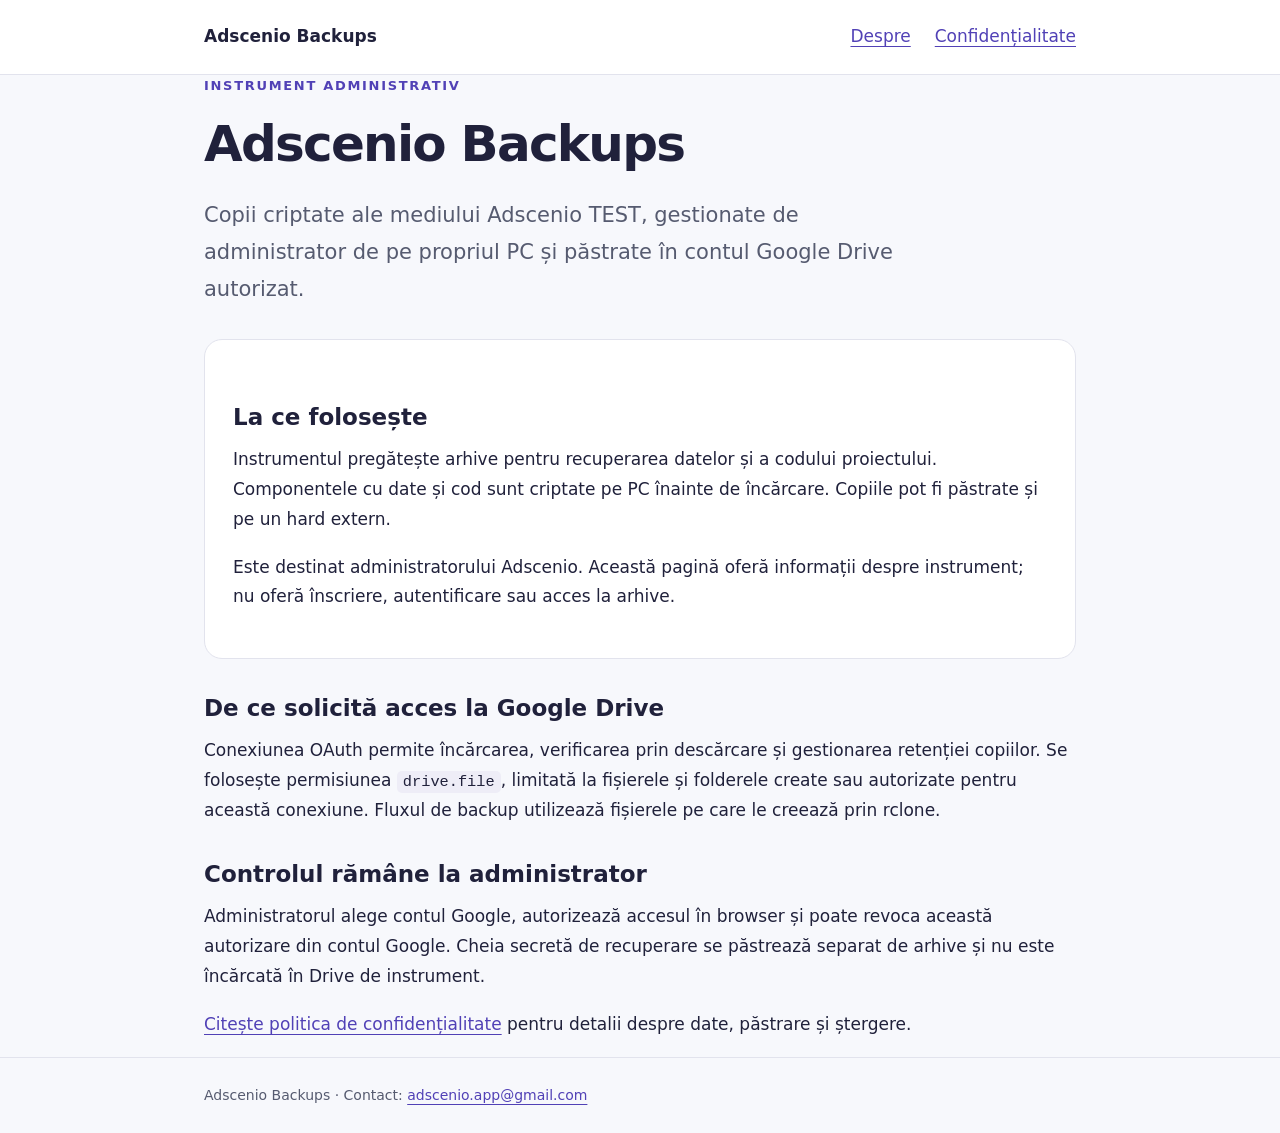
<file: index.html>
<!doctype html>
<html lang="ro"><head><meta charset="utf-8"><meta name="viewport" content="width=device-width,initial-scale=1"><meta name="description" content="Instrument administrativ pentru copii criptate ale mediului Adscenio TEST, păstrate local și în Google Drive."><title>Adscenio Backups — Despre instrument</title><link rel="stylesheet" href="styles.css"></head>
<body><a class="skip" href="#continut">Sari la conținut</a><header><div class="wrap"><nav aria-label="Navigare principală"><a class="brand" href="./">Adscenio Backups</a><div class="links"><a href="./">Despre</a><a href="privacy.html">Confidențialitate</a></div></nav></div></header>
<main id="continut" class="wrap"><p class="eyebrow">Instrument administrativ</p><h1>Adscenio Backups</h1><p class="lead">Copii criptate ale mediului Adscenio TEST, gestionate de administrator de pe propriul PC și păstrate în contul Google Drive autorizat.</p>
<div class="panel"><h2>La ce folosește</h2><p>Instrumentul pregătește arhive pentru recuperarea datelor și a codului proiectului. Componentele cu date și cod sunt criptate pe PC înainte de încărcare. Copiile pot fi păstrate și pe un hard extern.</p><p>Este destinat administratorului Adscenio. Această pagină oferă informații despre instrument; nu oferă înscriere, autentificare sau acces la arhive.</p></div>
<h2>De ce solicită acces la Google Drive</h2><p>Conexiunea OAuth permite încărcarea, verificarea prin descărcare și gestionarea retenției copiilor. Se folosește permisiunea <code>drive.file</code>, limitată la fișierele și folderele create sau autorizate pentru această conexiune. Fluxul de backup utilizează fișierele pe care le creează prin rclone.</p>
<h2>Controlul rămâne la administrator</h2><p>Administratorul alege contul Google, autorizează accesul în browser și poate revoca această autorizare din contul Google. Cheia secretă de recuperare se păstrează separat de arhive și nu este încărcată în Drive de instrument.</p><p><a href="privacy.html">Citește politica de confidențialitate</a> pentru detalii despre date, păstrare și ștergere.</p></main>
<footer><div class="wrap small">Adscenio Backups · Contact: <a href="mailto:adscenio.app@gmail.com">adscenio.app@gmail.com</a></div></footer></body></html>
</file>
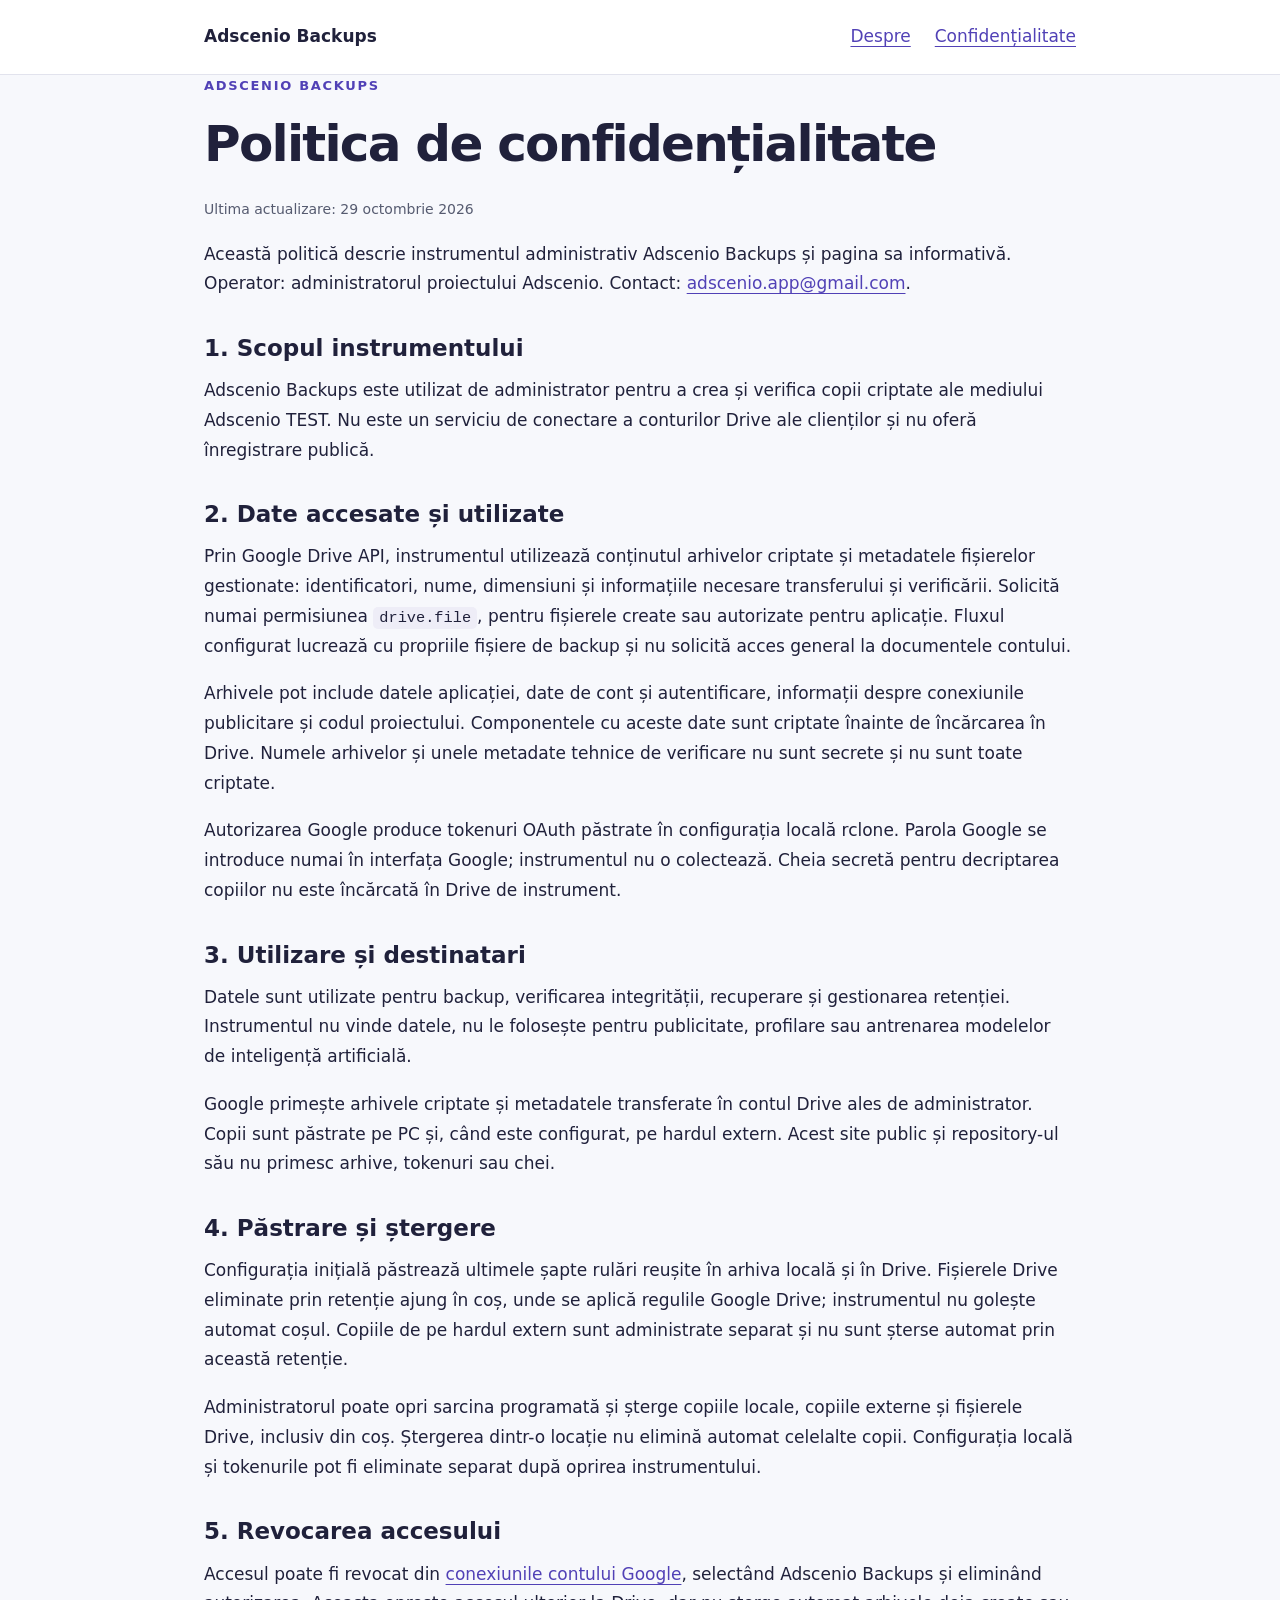
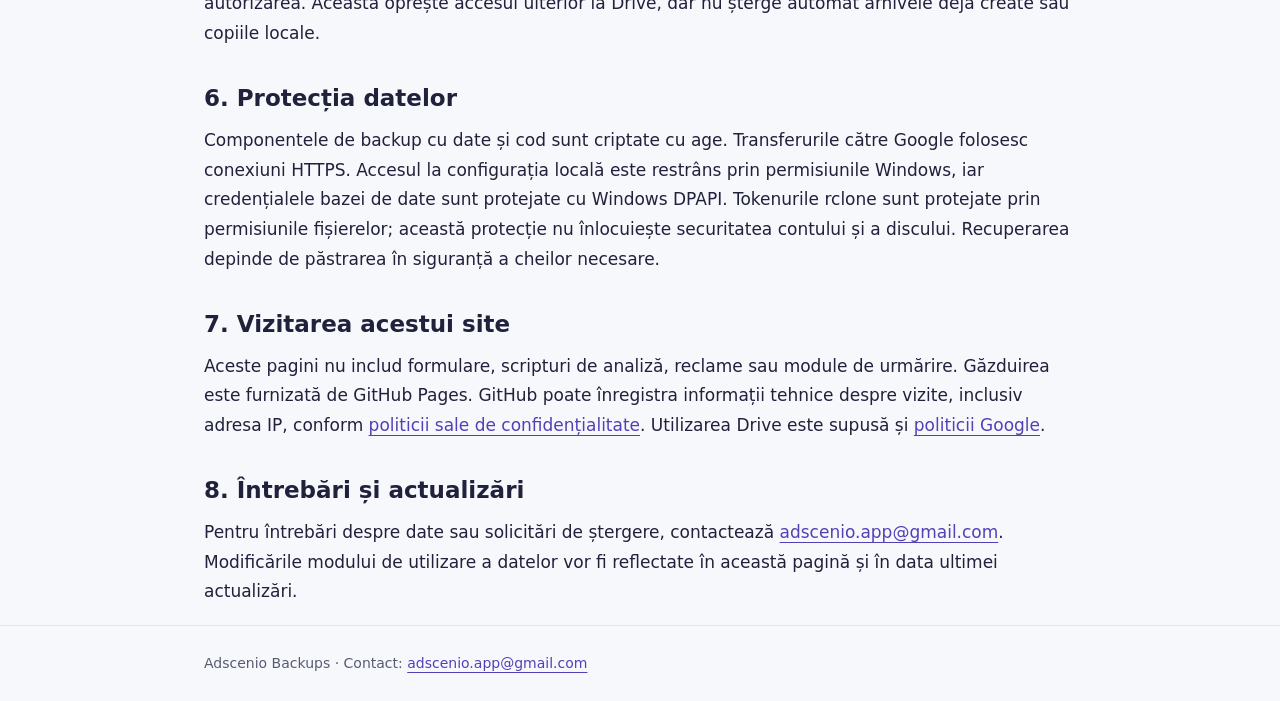
<file: privacy.html>
<!doctype html>
<html lang="ro"><head><meta charset="utf-8"><meta name="viewport" content="width=device-width,initial-scale=1"><meta name="description" content="Cum utilizează Adscenio Backups accesul la Google Drive și cum sunt gestionate datele, autorizarea și copiile."><title>Confidențialitate — Adscenio Backups</title><link rel="stylesheet" href="styles.css"></head>
<body><a class="skip" href="#continut">Sari la conținut</a><header><div class="wrap"><nav aria-label="Navigare principală"><a class="brand" href="./">Adscenio Backups</a><div class="links"><a href="./">Despre</a><a href="privacy.html">Confidențialitate</a></div></nav></div></header>
<main id="continut" class="wrap"><p class="eyebrow">Adscenio Backups</p><h1>Politica de confidențialitate</h1><p class="small">Ultima actualizare: 29 octombrie 2026</p><p>Această politică descrie instrumentul administrativ Adscenio Backups și pagina sa informativă. Operator: administratorul proiectului Adscenio. Contact: <a href="mailto:adscenio.app@gmail.com">adscenio.app@gmail.com</a>.</p>
<h2>1. Scopul instrumentului</h2><p>Adscenio Backups este utilizat de administrator pentru a crea și verifica copii criptate ale mediului Adscenio TEST. Nu este un serviciu de conectare a conturilor Drive ale clienților și nu oferă înregistrare publică.</p>
<h2>2. Date accesate și utilizate</h2><p>Prin Google Drive API, instrumentul utilizează conținutul arhivelor criptate și metadatele fișierelor gestionate: identificatori, nume, dimensiuni și informațiile necesare transferului și verificării. Solicită numai permisiunea <code>drive.file</code>, pentru fișierele create sau autorizate pentru aplicație. Fluxul configurat lucrează cu propriile fișiere de backup și nu solicită acces general la documentele contului.</p><p>Arhivele pot include datele aplicației, date de cont și autentificare, informații despre conexiunile publicitare și codul proiectului. Componentele cu aceste date sunt criptate înainte de încărcarea în Drive. Numele arhivelor și unele metadate tehnice de verificare nu sunt secrete și nu sunt toate criptate.</p><p>Autorizarea Google produce tokenuri OAuth păstrate în configurația locală rclone. Parola Google se introduce numai în interfața Google; instrumentul nu o colectează. Cheia secretă pentru decriptarea copiilor nu este încărcată în Drive de instrument.</p>
<h2>3. Utilizare și destinatari</h2><p>Datele sunt utilizate pentru backup, verificarea integrității, recuperare și gestionarea retenției. Instrumentul nu vinde datele, nu le folosește pentru publicitate, profilare sau antrenarea modelelor de inteligență artificială.</p><p>Google primește arhivele criptate și metadatele transferate în contul Drive ales de administrator. Copii sunt păstrate pe PC și, când este configurat, pe hardul extern. Acest site public și repository-ul său nu primesc arhive, tokenuri sau chei.</p>
<h2>4. Păstrare și ștergere</h2><p>Configurația inițială păstrează ultimele șapte rulări reușite în arhiva locală și în Drive. Fișierele Drive eliminate prin retenție ajung în coș, unde se aplică regulile Google Drive; instrumentul nu golește automat coșul. Copiile de pe hardul extern sunt administrate separat și nu sunt șterse automat prin această retenție.</p><p>Administratorul poate opri sarcina programată și șterge copiile locale, copiile externe și fișierele Drive, inclusiv din coș. Ștergerea dintr-o locație nu elimină automat celelalte copii. Configurația locală și tokenurile pot fi eliminate separat după oprirea instrumentului.</p>
<h2>5. Revocarea accesului</h2><p>Accesul poate fi revocat din <a href="https://myaccount.google.com/connections">conexiunile contului Google</a>, selectând Adscenio Backups și eliminând autorizarea. Aceasta oprește accesul ulterior la Drive, dar nu șterge automat arhivele deja create sau copiile locale.</p>
<h2>6. Protecția datelor</h2><p>Componentele de backup cu date și cod sunt criptate cu age. Transferurile către Google folosesc conexiuni HTTPS. Accesul la configurația locală este restrâns prin permisiunile Windows, iar credențialele bazei de date sunt protejate cu Windows DPAPI. Tokenurile rclone sunt protejate prin permisiunile fișierelor; această protecție nu înlocuiește securitatea contului și a discului. Recuperarea depinde de păstrarea în siguranță a cheilor necesare.</p>
<h2>7. Vizitarea acestui site</h2><p>Aceste pagini nu includ formulare, scripturi de analiză, reclame sau module de urmărire. Găzduirea este furnizată de GitHub Pages. GitHub poate înregistra informații tehnice despre vizite, inclusiv adresa IP, conform <a href="https://docs.github.com/en/site-policy/privacy-policies/github-general-privacy-statement">politicii sale de confidențialitate</a>. Utilizarea Drive este supusă și <a href="https://policies.google.com/privacy">politicii Google</a>.</p>
<h2>8. Întrebări și actualizări</h2><p>Pentru întrebări despre date sau solicitări de ștergere, contactează <a href="mailto:adscenio.app@gmail.com">adscenio.app@gmail.com</a>. Modificările modului de utilizare a datelor vor fi reflectate în această pagină și în data ultimei actualizări.</p></main>
<footer><div class="wrap small">Adscenio Backups · Contact: <a href="mailto:adscenio.app@gmail.com">adscenio.app@gmail.com</a></div></footer></body></html>
</file>
<file: styles.css>
:root{color-scheme:light;--ink:#20213b;--muted:#565b70;--accent:#5141b6;--line:#e2e3ed}*{box-sizing:border-box}body{margin:0;background:#f7f8fc;color:var(--ink);font:17px/1.75 system-ui,-apple-system,BlinkMacSystemFont,"Segoe UI",sans-serif}a{color:var(--accent);text-underline-offset:4px;overflow-wrap:anywhere}a:focus-visible{outline:3px solid #b8aaff;outline-offset:5px;border-radius:3px}.wrap{max-width:920px;margin:auto;padding:0 24px}header{border-bottom:1px solid var(--line);background:#fff}nav{display:flex;align-items:center;justify-content:space-between;gap:20px;padding:22px 0;flex-wrap:wrap}.brand{font-weight:750;color:var(--ink);text-decoration:none}nav .links{display:flex;gap:24px;flex-wrap:wrap}main{padding:60px 0 72px}.eyebrow{font-size:13px;text-transform:uppercase;letter-spacing:.13em;font-weight:700;color:var(--accent)}h1{font-size:clamp(32px,6vw,50px);line-height:1.15;letter-spacing:-.035em;margin:16px 0 24px}h2{font-size:23px;line-height:1.35;margin:34px 0 12px}.lead{font-size:21px;color:var(--muted);max-width:720px}.panel{background:#fff;border:1px solid var(--line);border-radius:18px;padding:28px;margin-top:32px}p{margin:0 0 18px}li{margin-bottom:10px}code{font-size:.9em;background:#eeedf7;padding:2px 6px;border-radius:5px;overflow-wrap:anywhere}.small{font-size:14px;color:var(--muted)}footer{border-top:1px solid var(--line);padding:25px 0}.skip{position:absolute;left:-10000px}.skip:focus{left:20px;top:10px;background:white;padding:8px;z-index:2}@media(max-width:520px){.wrap{padding:0 20px}main{padding-top:36px}.panel{padding:20px}nav .links{gap:16px;font-size:15px}}
</file>
